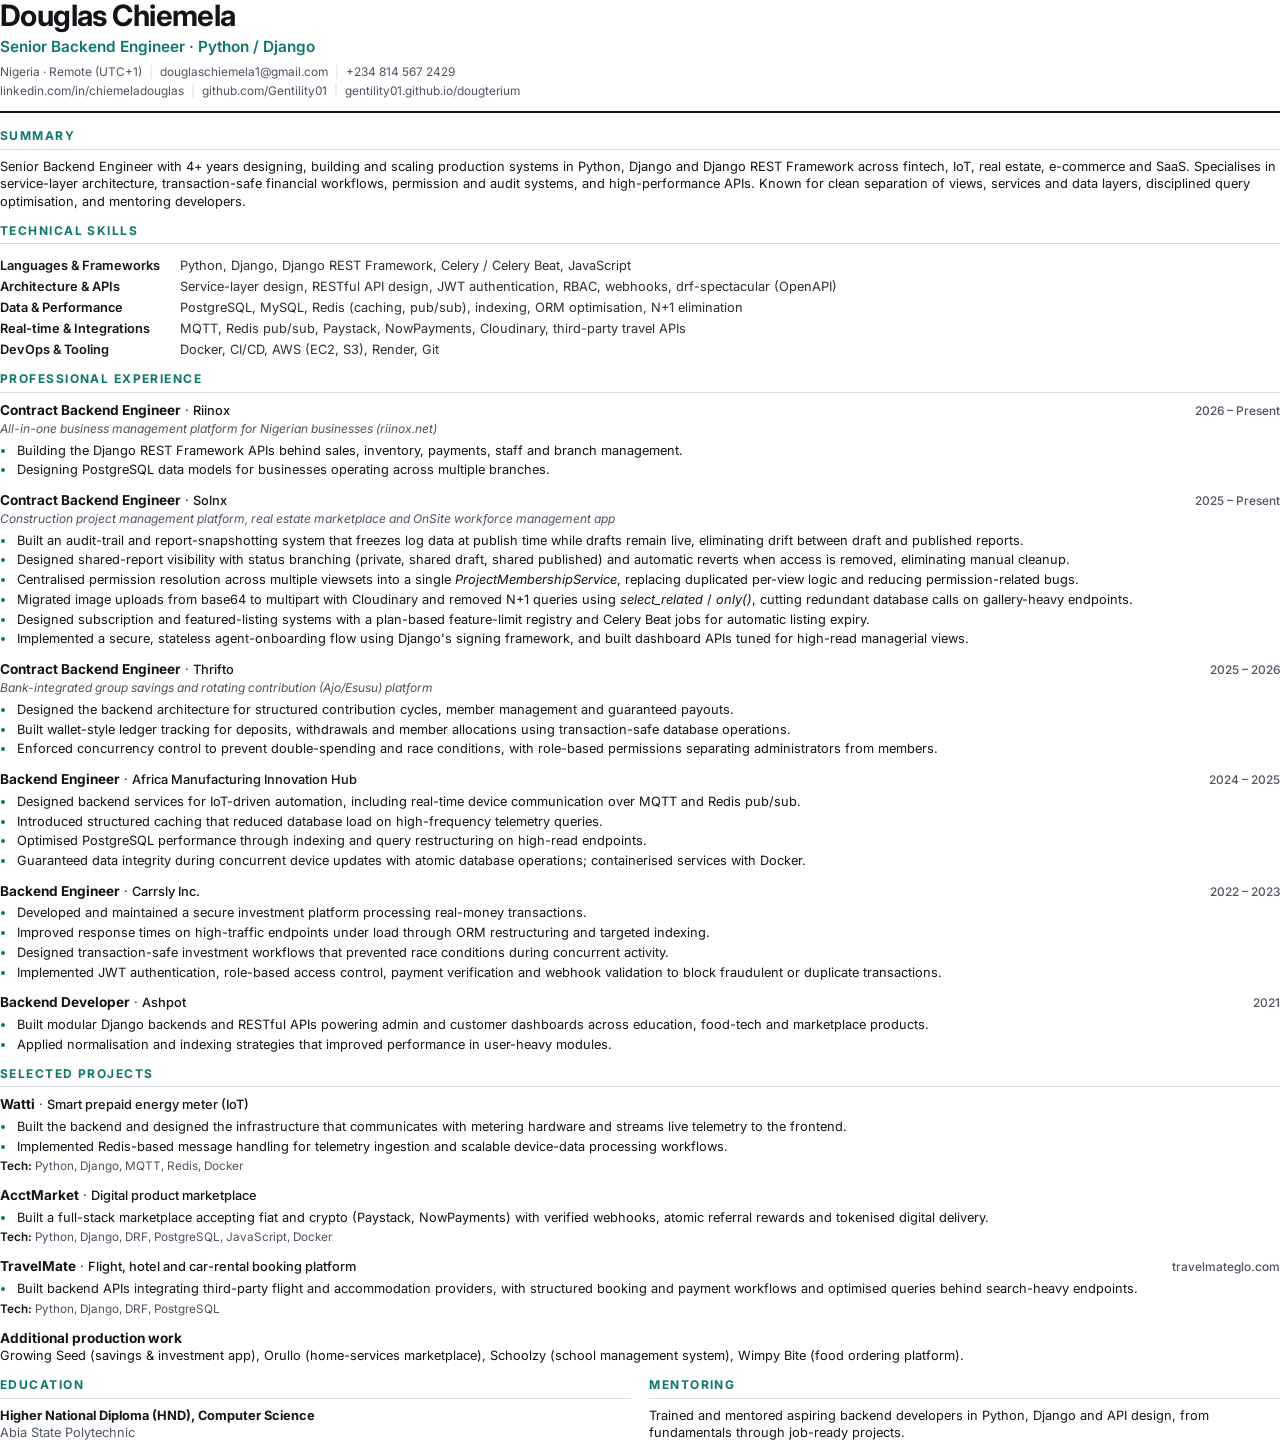
<file: cv/source/resume.html>
<!DOCTYPE html>
<html lang="en">
<head>
<meta charset="utf-8">
<title>Douglas Chiemela – Senior Backend Engineer – Resume</title>
<meta name="author" content="Douglas Chiemela">
<link rel="preconnect" href="https://fonts.googleapis.com">
<link rel="preconnect" href="https://fonts.gstatic.com" crossorigin>
<link href="https://fonts.googleapis.com/css2?family=Inter:wght@400;500;600;700&display=swap" rel="stylesheet">
<style>
  /* Source for cv/Douglas-Chiemela-CV.pdf. Regenerate with Edge/Chrome "Print to PDF"
     (A4, margins: none, background graphics: on), or the headless command in cv/source/README.md */
  @page { size: A4; margin: 13mm 16mm 12mm; }
  :root { --ink: #111418; --muted: #4b5361; --rule: #d9dce1; --accent: #0f766e; }
  * { box-sizing: border-box; }
  html, body { margin: 0; padding: 0; }
  body {
    font-family: "Inter", "Segoe UI", Arial, sans-serif;
    color: var(--ink);
    font-size: 9.6pt;
    line-height: 1.38;
    -webkit-print-color-adjust: exact;
    print-color-adjust: exact;
  }
  .page { padding: 0; }
  a { color: inherit; text-decoration: none; }

  header { border-bottom: 2px solid var(--ink); padding-bottom: 9pt; margin-bottom: 11pt; }
  h1 { font-size: 22pt; line-height: 1.1; margin: 0; letter-spacing: -0.02em; font-weight: 700; }
  .title { margin-top: 3pt; font-size: 11.5pt; font-weight: 600; color: var(--accent); }
  .contact { margin-top: 5pt; display: flex; flex-wrap: wrap; gap: 2pt 0; color: var(--muted); font-size: 8.9pt; }
  .contact + .contact { margin-top: 2pt; }
  .contact span:not(:last-child)::after { content: " | "; white-space: pre; margin: 0 3pt; color: var(--rule); }

  section { margin-top: 9pt; }
  h2 {
    font-size: 9pt;
    font-weight: 700;
    letter-spacing: 0.12em;
    text-transform: uppercase;
    color: var(--accent);
    margin: 0 0 6pt;
    padding-bottom: 3pt;
    border-bottom: 1px solid var(--rule);
  }
  p { margin: 0; }

  .skills { display: grid; grid-template-columns: 44mm 1fr; gap: 2.5pt 10pt; }
  .skills dt { font-weight: 600; }
  .skills dd { margin: 0; color: #2a2f37; }

  .job { margin-bottom: 9pt; break-inside: avoid; }
  .job:last-child { margin-bottom: 0; }
  .job-head { display: flex; justify-content: space-between; align-items: baseline; gap: 12pt; }
  .role { font-weight: 700; font-size: 10.2pt; }
  .org { font-weight: 500; color: var(--ink); }
  .dates { color: var(--muted); font-size: 8.9pt; white-space: nowrap; font-weight: 500; }
  .context { color: var(--muted); font-style: italic; margin-top: 1pt; font-size: 9pt; }

  ul { margin: 3pt 0 0; padding-left: 12pt; }
  li { margin: 1.6pt 0; padding-left: 1pt; }
  li::marker { color: var(--accent); }

  .tech { margin-top: 2pt; color: var(--muted); font-size: 8.8pt; }
  .tech b { color: var(--ink); font-weight: 600; }

  .two-col { display: grid; grid-template-columns: 1fr 1fr; gap: 0 14pt; }
  .page-break { break-before: page; }
</style>
</head>
<body>
<div class="page">

  <header>
    <h1>Douglas Chiemela</h1>
    <div class="title">Senior Backend Engineer · Python / Django</div>
    <div class="contact">
      <span>Nigeria · Remote (UTC+1)</span>
      <span><a href="mailto:douglaschiemela1@gmail.com">douglaschiemela1@gmail.com</a></span>
      <span>+234 814 567 2429</span>
    </div>
    <div class="contact">
      <span><a href="https://www.linkedin.com/in/chiemeladouglas">linkedin.com/in/chiemeladouglas</a></span>
      <span><a href="https://github.com/Gentility01">github.com/Gentility01</a></span>
      <span><a href="https://gentility01.github.io/dougterium/">gentility01.github.io/dougterium</a></span>
    </div>
  </header>

  <section>
    <h2>Summary</h2>
    <p>
      Senior Backend Engineer with 4+ years designing, building and scaling production systems in Python, Django and
      Django REST Framework across fintech, IoT, real estate, e-commerce and SaaS. Specialises in service-layer architecture,
      transaction-safe financial workflows, permission and audit systems, and high-performance APIs. Known for clean
      separation of views, services and data layers, disciplined query optimisation, and mentoring developers.
    </p>
  </section>

  <section>
    <h2>Technical Skills</h2>
    <dl class="skills">
      <dt>Languages &amp; Frameworks</dt><dd>Python, Django, Django REST Framework, Celery / Celery Beat, JavaScript</dd>
      <dt>Architecture &amp; APIs</dt><dd>Service-layer design, RESTful API design, JWT authentication, RBAC, webhooks, drf-spectacular (OpenAPI)</dd>
      <dt>Data &amp; Performance</dt><dd>PostgreSQL, MySQL, Redis (caching, pub/sub), indexing, ORM optimisation, N+1 elimination</dd>
      <dt>Real-time &amp; Integrations</dt><dd>MQTT, Redis pub/sub, Paystack, NowPayments, Cloudinary, third-party travel APIs</dd>
      <dt>DevOps &amp; Tooling</dt><dd>Docker, CI/CD, AWS (EC2, S3), Render, Git</dd>
    </dl>
  </section>

  <section>
    <h2>Professional Experience</h2>

    <div class="job">
      <div class="job-head">
        <div><span class="role">Contract Backend Engineer</span> · <span class="org">Riinox</span></div>
        <div class="dates">2026 – Present</div>
      </div>
      <p class="context">All-in-one business management platform for Nigerian businesses (<a href="https://riinox.net/home">riinox.net</a>)</p>
      <ul>
        <li>Building the Django REST Framework APIs behind sales, inventory, payments, staff and branch management.</li>
        <li>Designing PostgreSQL data models for businesses operating across multiple branches.</li>
      </ul>
    </div>

    <div class="job">
      <div class="job-head">
        <div><span class="role">Contract Backend Engineer</span> · <span class="org">Solnx</span></div>
        <div class="dates">2025 – Present</div>
      </div>
      <p class="context">Construction project management platform, real estate marketplace and OnSite workforce management app</p>
      <ul>
        <li>Built an audit-trail and report-snapshotting system that freezes log data at publish time while drafts remain live, eliminating drift between draft and published reports.</li>
        <li>Designed shared-report visibility with status branching (private, shared draft, shared published) and automatic reverts when access is removed, eliminating manual cleanup.</li>
        <li>Centralised permission resolution across multiple viewsets into a single <i>ProjectMembershipService</i>, replacing duplicated per-view logic and reducing permission-related bugs.</li>
        <li>Migrated image uploads from base64 to multipart with Cloudinary and removed N+1 queries using <i>select_related</i> / <i>only()</i>, cutting redundant database calls on gallery-heavy endpoints.</li>
        <li>Designed subscription and featured-listing systems with a plan-based feature-limit registry and Celery Beat jobs for automatic listing expiry.</li>
        <li>Implemented a secure, stateless agent-onboarding flow using Django's signing framework, and built dashboard APIs tuned for high-read managerial views.</li>
      </ul>
    </div>

    <div class="job">
      <div class="job-head">
        <div><span class="role">Contract Backend Engineer</span> · <span class="org">Thrifto</span></div>
        <div class="dates">2025 – 2026</div>
      </div>
      <p class="context">Bank-integrated group savings and rotating contribution (Ajo/Esusu) platform</p>
      <ul>
        <li>Designed the backend architecture for structured contribution cycles, member management and guaranteed payouts.</li>
        <li>Built wallet-style ledger tracking for deposits, withdrawals and member allocations using transaction-safe database operations.</li>
        <li>Enforced concurrency control to prevent double-spending and race conditions, with role-based permissions separating administrators from members.</li>
      </ul>
    </div>

    <div class="job">
      <div class="job-head">
        <div><span class="role">Backend Engineer</span> · <span class="org">Africa Manufacturing Innovation Hub</span></div>
        <div class="dates">2024 – 2025</div>
      </div>
      <ul>
        <li>Designed backend services for IoT-driven automation, including real-time device communication over MQTT and Redis pub/sub.</li>
        <li>Introduced structured caching that reduced database load on high-frequency telemetry queries.</li>
        <li>Optimised PostgreSQL performance through indexing and query restructuring on high-read endpoints.</li>
        <li>Guaranteed data integrity during concurrent device updates with atomic database operations; containerised services with Docker.</li>
      </ul>
    </div>

    <div class="job">
      <div class="job-head">
        <div><span class="role">Backend Engineer</span> · <span class="org">Carrsly Inc.</span></div>
        <div class="dates">2022 – 2023</div>
      </div>
      <ul>
        <li>Developed and maintained a secure investment platform processing real-money transactions.</li>
        <li>Improved response times on high-traffic endpoints under load through ORM restructuring and targeted indexing.</li>
        <li>Designed transaction-safe investment workflows that prevented race conditions during concurrent activity.</li>
        <li>Implemented JWT authentication, role-based access control, payment verification and webhook validation to block fraudulent or duplicate transactions.</li>
      </ul>
    </div>

    <div class="job">
      <div class="job-head">
        <div><span class="role">Backend Developer</span> · <span class="org">Ashpot</span></div>
        <div class="dates">2021</div>
      </div>
      <ul>
        <li>Built modular Django backends and RESTful APIs powering admin and customer dashboards across education, food-tech and marketplace products.</li>
        <li>Applied normalisation and indexing strategies that improved performance in user-heavy modules.</li>
      </ul>
    </div>
  </section>

  <section>
    <h2>Selected Projects</h2>

    <div class="job">
      <div class="job-head">
        <div><span class="role">Watti</span> · <span class="org">Smart prepaid energy meter (IoT)</span></div>
      </div>
      <ul>
        <li>Built the backend and designed the infrastructure that communicates with metering hardware and streams live telemetry to the frontend.</li>
        <li>Implemented Redis-based message handling for telemetry ingestion and scalable device-data processing workflows.</li>
      </ul>
      <p class="tech"><b>Tech:</b> Python, Django, MQTT, Redis, Docker</p>
    </div>

    <div class="job">
      <div class="job-head">
        <div><span class="role">AcctMarket</span> · <span class="org">Digital product marketplace</span></div>
      </div>
      <ul>
        <li>Built a full-stack marketplace accepting fiat and crypto (Paystack, NowPayments) with verified webhooks, atomic referral rewards and tokenised digital delivery.</li>
      </ul>
      <p class="tech"><b>Tech:</b> Python, Django, DRF, PostgreSQL, JavaScript, Docker</p>
    </div>

    <div class="job">
      <div class="job-head">
        <div><span class="role">TravelMate</span> · <span class="org">Flight, hotel and car-rental booking platform</span></div>
        <div class="dates"><a href="https://travelmateglo.com/">travelmateglo.com</a></div>
      </div>
      <ul>
        <li>Built backend APIs integrating third-party flight and accommodation providers, with structured booking and payment workflows and optimised queries behind search-heavy endpoints.</li>
      </ul>
      <p class="tech"><b>Tech:</b> Python, Django, DRF, PostgreSQL</p>
    </div>

    <div class="job">
      <div class="job-head">
        <div><span class="role">Additional production work</span></div>
      </div>
      <p>
        Growing Seed (savings &amp; investment app), Orullo (home-services marketplace), Schoolzy (school management system),
        Wimpy Bite (food ordering platform).
      </p>
    </div>
  </section>

  <div class="two-col">
    <section>
      <h2>Education</h2>
      <p><b>Higher National Diploma (HND), Computer Science</b></p>
      <p style="color:var(--muted)">Abia State Polytechnic</p>
    </section>
    <section>
      <h2>Mentoring</h2>
      <p>Trained and mentored aspiring backend developers in Python, Django and API design, from fundamentals through job-ready projects.</p>
    </section>
  </div>

</div>
</body>
</html>
</file>
